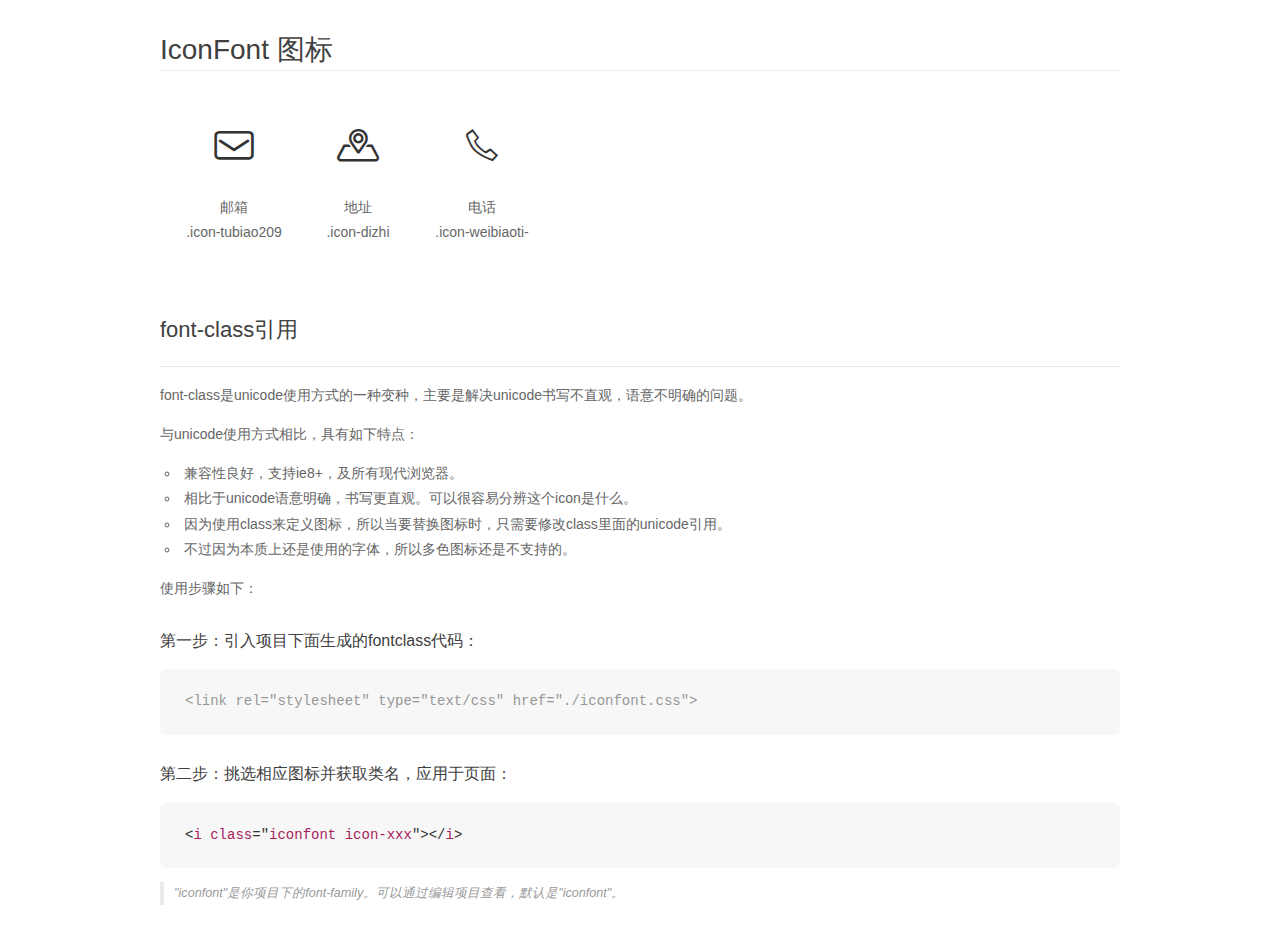
<file: font/demo_fontclass.html>
<!DOCTYPE html>
<html>
<head>
    <meta charset="utf-8"/>
    <title>IconFont</title>
    <link rel="stylesheet" href="demo.css">
    <link rel="stylesheet" href="iconfont.css">
</head>
<body>
    <div class="main markdown">
        <h1>IconFont 图标</h1>
        <ul class="icon_lists clear">
            
                <li>
                <i class="icon iconfont icon-tubiao209"></i>
                    <div class="name">邮箱</div>
                    <div class="fontclass">.icon-tubiao209</div>
                </li>
            
                <li>
                <i class="icon iconfont icon-dizhi"></i>
                    <div class="name">地址</div>
                    <div class="fontclass">.icon-dizhi</div>
                </li>
            
                <li>
                <i class="icon iconfont icon-weibiaoti-"></i>
                    <div class="name">电话</div>
                    <div class="fontclass">.icon-weibiaoti-</div>
                </li>
            
        </ul>

        <h2 id="font-class-">font-class引用</h2>
        <hr>

        <p>font-class是unicode使用方式的一种变种，主要是解决unicode书写不直观，语意不明确的问题。</p>
        <p>与unicode使用方式相比，具有如下特点：</p>
        <ul>
        <li>兼容性良好，支持ie8+，及所有现代浏览器。</li>
        <li>相比于unicode语意明确，书写更直观。可以很容易分辨这个icon是什么。</li>
        <li>因为使用class来定义图标，所以当要替换图标时，只需要修改class里面的unicode引用。</li>
        <li>不过因为本质上还是使用的字体，所以多色图标还是不支持的。</li>
        </ul>
        <p>使用步骤如下：</p>
        <h3 id="-fontclass-">第一步：引入项目下面生成的fontclass代码：</h3>


        <pre><code class="lang-js hljs javascript"><span class="hljs-comment">&lt;link rel="stylesheet" type="text/css" href="./iconfont.css"&gt;</span></code></pre>
        <h3 id="-">第二步：挑选相应图标并获取类名，应用于页面：</h3>
        <pre><code class="lang-css hljs">&lt;<span class="hljs-selector-tag">i</span> <span class="hljs-selector-tag">class</span>="<span class="hljs-selector-tag">iconfont</span> <span class="hljs-selector-tag">icon-xxx</span>"&gt;&lt;/<span class="hljs-selector-tag">i</span>&gt;</code></pre>
        <blockquote>
        <p>"iconfont"是你项目下的font-family。可以通过编辑项目查看，默认是"iconfont"。</p>
        </blockquote>
    </div>
</body>
</html>
</file>
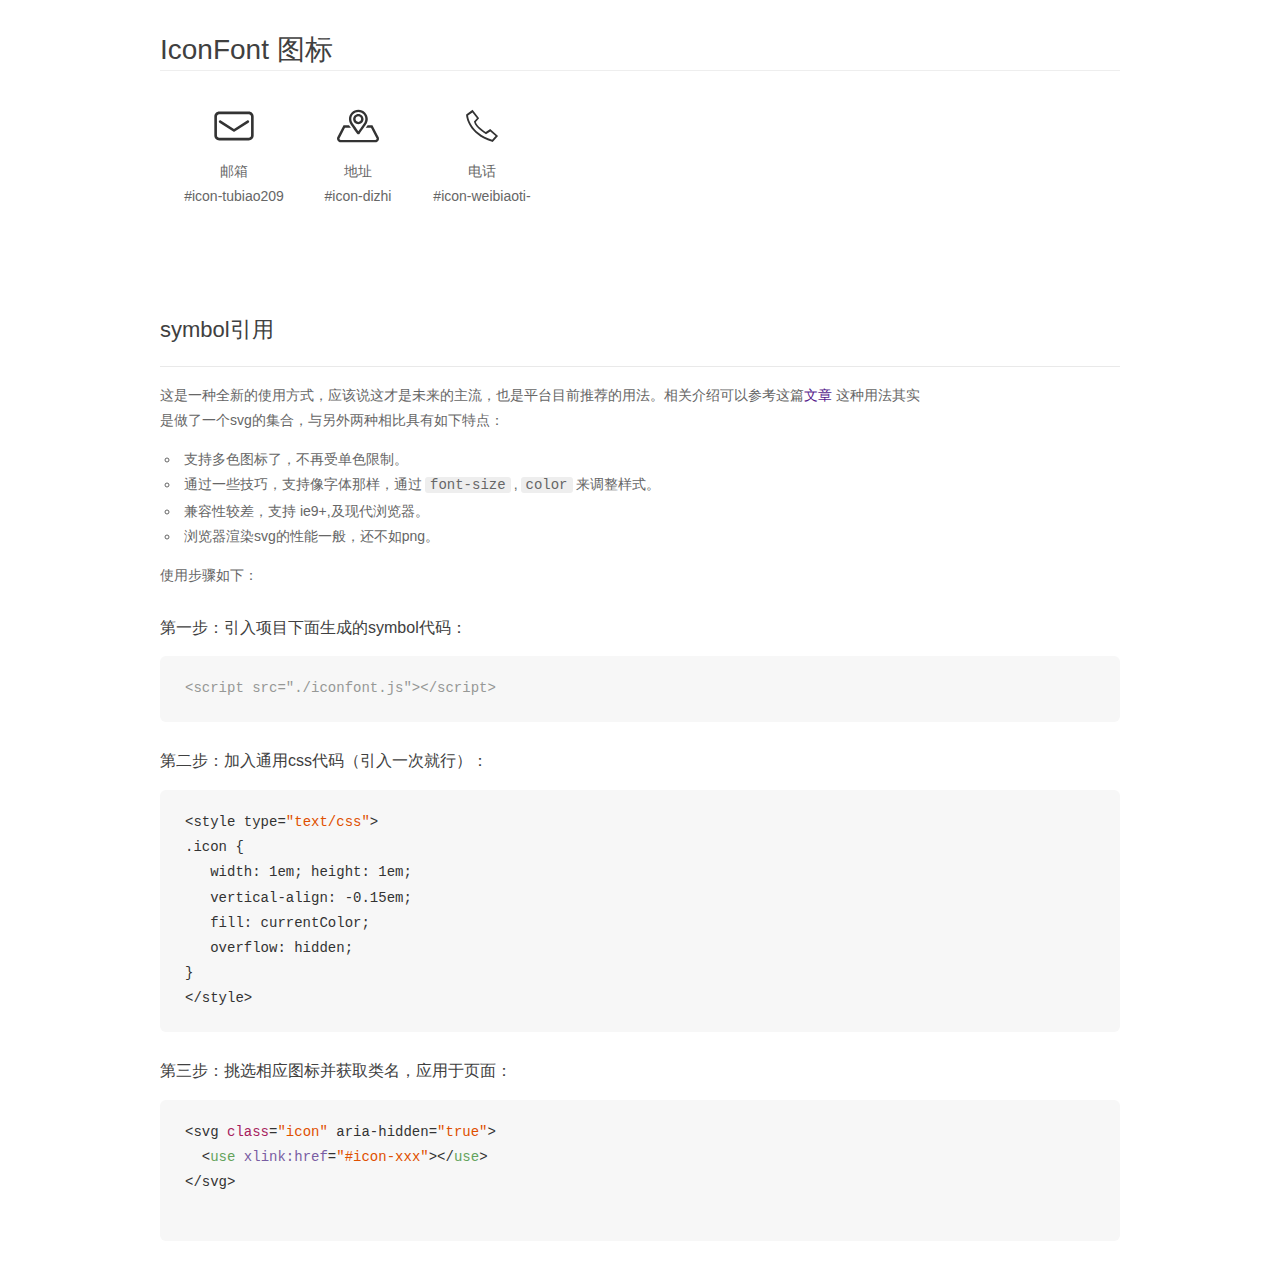
<file: font/demo_symbol.html>
<!DOCTYPE html>
<html>
<head>
    <meta charset="utf-8"/>
    <title>IconFont</title>
    <link rel="stylesheet" href="demo.css">
    <script src="iconfont.js"></script>

    <style type="text/css">
        .icon {
          /* 通过设置 font-size 来改变图标大小 */
          width: 1em; height: 1em;
          /* 图标和文字相邻时，垂直对齐 */
          vertical-align: -0.15em;
          /* 通过设置 color 来改变 SVG 的颜色/fill */
          fill: currentColor;
          /* path 和 stroke 溢出 viewBox 部分在 IE 下会显示
             normalize.css 中也包含这行 */
          overflow: hidden;
        }

    </style>
</head>
<body>
    <div class="main markdown">
        <h1>IconFont 图标</h1>
        <ul class="icon_lists clear">
            
                <li>
                    <svg class="icon" aria-hidden="true">
                        <use xlink:href="#icon-tubiao209"></use>
                    </svg>
                    <div class="name">邮箱</div>
                    <div class="fontclass">#icon-tubiao209</div>
                </li>
            
                <li>
                    <svg class="icon" aria-hidden="true">
                        <use xlink:href="#icon-dizhi"></use>
                    </svg>
                    <div class="name">地址</div>
                    <div class="fontclass">#icon-dizhi</div>
                </li>
            
                <li>
                    <svg class="icon" aria-hidden="true">
                        <use xlink:href="#icon-weibiaoti-"></use>
                    </svg>
                    <div class="name">电话</div>
                    <div class="fontclass">#icon-weibiaoti-</div>
                </li>
            
        </ul>


        <h2 id="symbol-">symbol引用</h2>
        <hr>

        <p>这是一种全新的使用方式，应该说这才是未来的主流，也是平台目前推荐的用法。相关介绍可以参考这篇<a href="">文章</a>
        这种用法其实是做了一个svg的集合，与另外两种相比具有如下特点：</p>
        <ul>
          <li>支持多色图标了，不再受单色限制。</li>
          <li>通过一些技巧，支持像字体那样，通过<code>font-size</code>,<code>color</code>来调整样式。</li>
          <li>兼容性较差，支持 ie9+,及现代浏览器。</li>
          <li>浏览器渲染svg的性能一般，还不如png。</li>
        </ul>
        <p>使用步骤如下：</p>
        <h3 id="-symbol-">第一步：引入项目下面生成的symbol代码：</h3>
        <pre><code class="lang-js hljs javascript"><span class="hljs-comment">&lt;script src="./iconfont.js"&gt;&lt;/script&gt;</span></code></pre>
        <h3 id="-css-">第二步：加入通用css代码（引入一次就行）：</h3>
        <pre><code class="lang-js hljs javascript">&lt;style type=<span class="hljs-string">"text/css"</span>&gt;
.icon {
   width: <span class="hljs-number">1</span>em; height: <span class="hljs-number">1</span>em;
   vertical-align: <span class="hljs-number">-0.15</span>em;
   fill: currentColor;
   overflow: hidden;
}
&lt;<span class="hljs-regexp">/style&gt;</span></code></pre>
        <h3 id="-">第三步：挑选相应图标并获取类名，应用于页面：</h3>
        <pre><code class="lang-js hljs javascript">&lt;svg <span class="hljs-class"><span class="hljs-keyword">class</span></span>=<span class="hljs-string">"icon"</span> aria-hidden=<span class="hljs-string">"true"</span>&gt;<span class="xml"><span class="hljs-tag">
  &lt;<span class="hljs-name">use</span> <span class="hljs-attr">xlink:href</span>=<span class="hljs-string">"#icon-xxx"</span>&gt;</span><span class="hljs-tag">&lt;/<span class="hljs-name">use</span>&gt;</span>
</span>&lt;<span class="hljs-regexp">/svg&gt;
        </span></code></pre>
    </div>
</body>
</html>
</file>
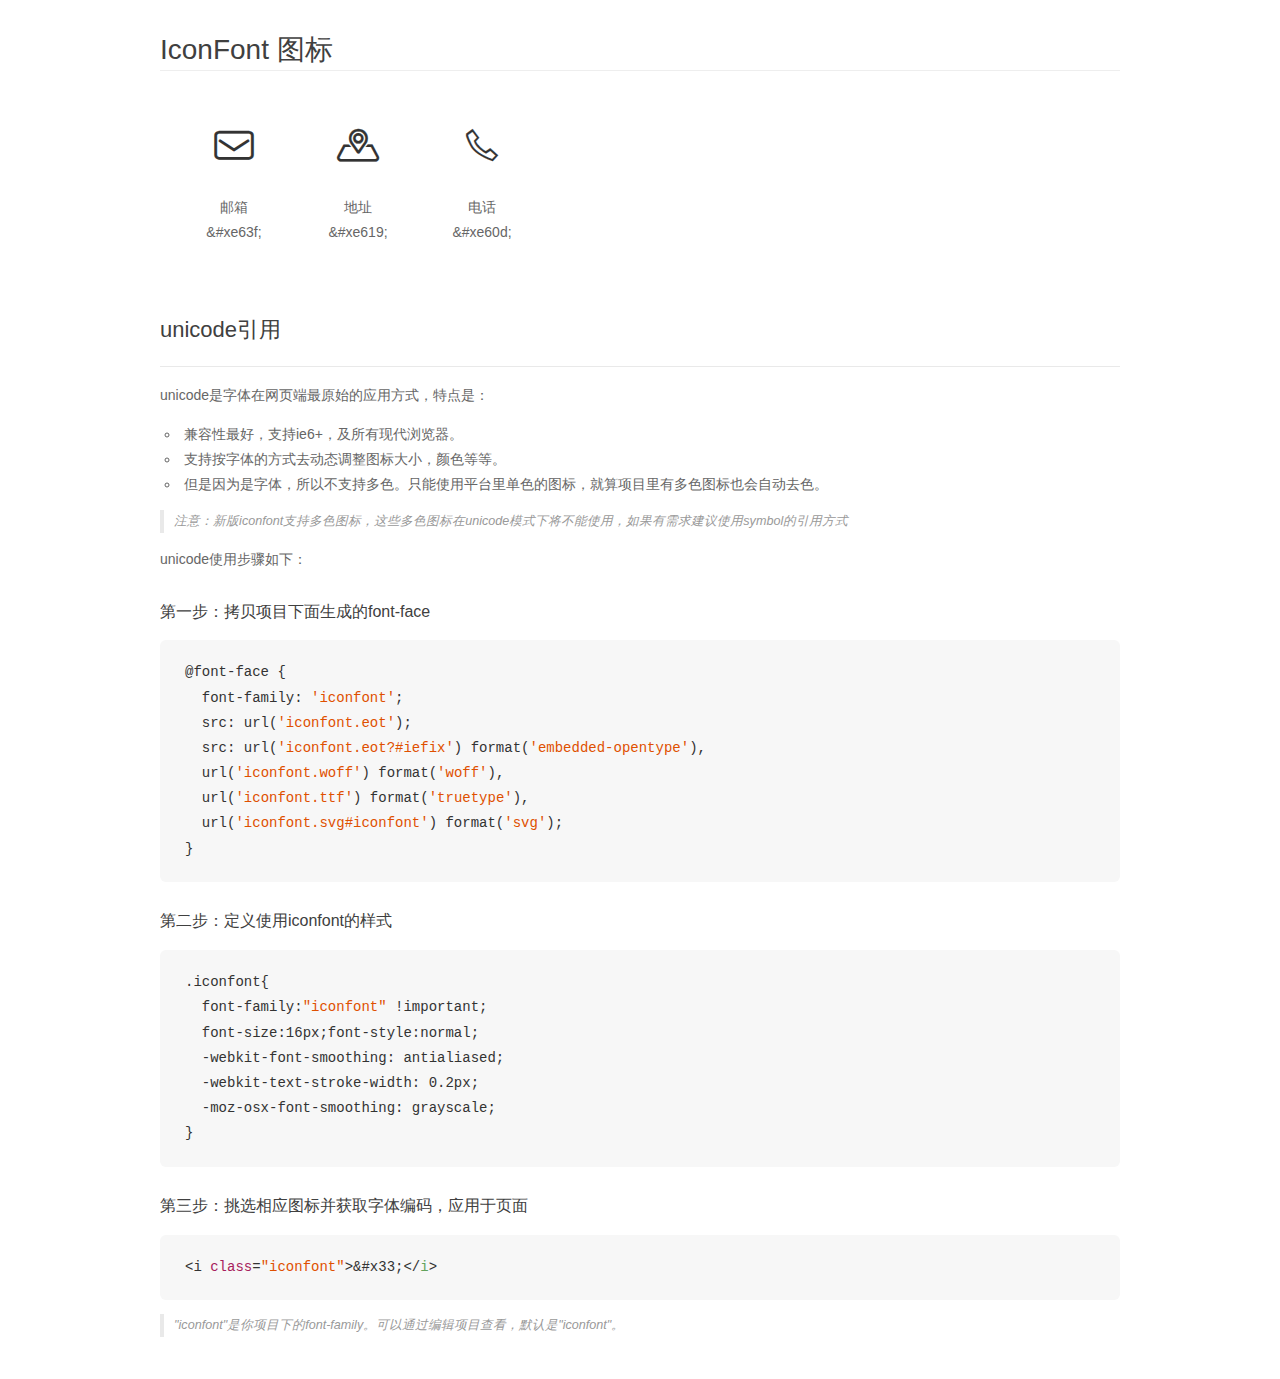
<file: font/demo_unicode.html>
<!DOCTYPE html>
<html>
<head>
    <meta charset="utf-8"/>
    <title>IconFont</title>
    <link rel="stylesheet" href="demo.css">

    <style type="text/css">

        @font-face {font-family: "iconfont";
          src: url('iconfont.eot'); /* IE9*/
          src: url('iconfont.eot#iefix') format('embedded-opentype'), /* IE6-IE8 */
          url('iconfont.woff') format('woff'), /* chrome, firefox */
          url('iconfont.ttf') format('truetype'), /* chrome, firefox, opera, Safari, Android, iOS 4.2+*/
          url('iconfont.svg#iconfont') format('svg'); /* iOS 4.1- */
        }

        .iconfont {
          font-family:"iconfont" !important;
          font-size:16px;
          font-style:normal;
          -webkit-font-smoothing: antialiased;
          -webkit-text-stroke-width: 0.2px;
          -moz-osx-font-smoothing: grayscale;
        }

    </style>
</head>
<body>
    <div class="main markdown">
        <h1>IconFont 图标</h1>
        <ul class="icon_lists clear">
            
                <li>
                <i class="icon iconfont">&#xe63f;</i>
                    <div class="name">邮箱</div>
                    <div class="code">&amp;#xe63f;</div>
                </li>
            
                <li>
                <i class="icon iconfont">&#xe619;</i>
                    <div class="name">地址</div>
                    <div class="code">&amp;#xe619;</div>
                </li>
            
                <li>
                <i class="icon iconfont">&#xe60d;</i>
                    <div class="name">电话</div>
                    <div class="code">&amp;#xe60d;</div>
                </li>
            
        </ul>
        <h2 id="unicode-">unicode引用</h2>
        <hr>

        <p>unicode是字体在网页端最原始的应用方式，特点是：</p>
        <ul>
        <li>兼容性最好，支持ie6+，及所有现代浏览器。</li>
        <li>支持按字体的方式去动态调整图标大小，颜色等等。</li>
        <li>但是因为是字体，所以不支持多色。只能使用平台里单色的图标，就算项目里有多色图标也会自动去色。</li>
        </ul>
        <blockquote>
        <p>注意：新版iconfont支持多色图标，这些多色图标在unicode模式下将不能使用，如果有需求建议使用symbol的引用方式</p>
        </blockquote>
        <p>unicode使用步骤如下：</p>
        <h3 id="-font-face">第一步：拷贝项目下面生成的font-face</h3>
        <pre><code class="lang-js hljs javascript">@font-face {
  font-family: <span class="hljs-string">'iconfont'</span>;
  src: url(<span class="hljs-string">'iconfont.eot'</span>);
  src: url(<span class="hljs-string">'iconfont.eot?#iefix'</span>) format(<span class="hljs-string">'embedded-opentype'</span>),
  url(<span class="hljs-string">'iconfont.woff'</span>) format(<span class="hljs-string">'woff'</span>),
  url(<span class="hljs-string">'iconfont.ttf'</span>) format(<span class="hljs-string">'truetype'</span>),
  url(<span class="hljs-string">'iconfont.svg#iconfont'</span>) format(<span class="hljs-string">'svg'</span>);
}
</code></pre>
        <h3 id="-iconfont-">第二步：定义使用iconfont的样式</h3>
        <pre><code class="lang-js hljs javascript">.iconfont{
  font-family:<span class="hljs-string">"iconfont"</span> !important;
  font-size:<span class="hljs-number">16</span>px;font-style:normal;
  -webkit-font-smoothing: antialiased;
  -webkit-text-stroke-width: <span class="hljs-number">0.2</span>px;
  -moz-osx-font-smoothing: grayscale;
}
</code></pre>
        <h3 id="-">第三步：挑选相应图标并获取字体编码，应用于页面</h3>
        <pre><code class="lang-js hljs javascript">&lt;i <span class="hljs-class"><span class="hljs-keyword">class</span></span>=<span class="hljs-string">"iconfont"</span>&gt;&amp;#x33;<span class="xml"><span class="hljs-tag">&lt;/<span class="hljs-name">i</span>&gt;</span></span></code></pre>

        <blockquote>
        <p>"iconfont"是你项目下的font-family。可以通过编辑项目查看，默认是"iconfont"。</p>
        </blockquote>
    </div>


</body>
</html>
</file>
<file: font/iconfont.css>
@font-face {font-family: "iconfont";
  src: url('iconfont.eot?t=1523788543206'); /* IE9*/
  src: url('iconfont.eot?t=1523788543206#iefix') format('embedded-opentype'), /* IE6-IE8 */
  url('[data-uri]') format('woff'),
  url('iconfont.ttf?t=1523788543206') format('truetype'), /* chrome, firefox, opera, Safari, Android, iOS 4.2+*/
  url('iconfont.svg?t=1523788543206#iconfont') format('svg'); /* iOS 4.1- */
}

.iconfont {
  font-family:"iconfont" !important;
  font-size:16px;
  font-style:normal;
  -webkit-font-smoothing: antialiased;
  -moz-osx-font-smoothing: grayscale;
}

.icon-tubiao209:before { content: "\e63f"; }

.icon-dizhi:before { content: "\e619"; }

.icon-weibiaoti-:before { content: "\e60d"; }
</file>
<file: font/demo.css>
*{margin: 0;padding: 0;list-style: none;}
/*
KISSY CSS Reset
理念：1. reset 的目的不是清除浏览器的默认样式，这仅是部分工作。清除和重置是紧密不可分的。
2. reset 的目的不是让默认样式在所有浏览器下一致，而是减少默认样式有可能带来的问题。
3. reset 期望提供一套普适通用的基础样式。但没有银弹，推荐根据具体需求，裁剪和修改后再使用。
特色：1. 适应中文；2. 基于最新主流浏览器。
维护：玉伯<lifesinger@gmail.com>, 正淳<ragecarrier@gmail.com>
 */

/** 清除内外边距 **/
body, h1, h2, h3, h4, h5, h6, hr, p, blockquote, /* structural elements 结构元素 */
dl, dt, dd, ul, ol, li, /* list elements 列表元素 */
pre, /* text formatting elements 文本格式元素 */
form, fieldset, legend, button, input, textarea, /* form elements 表单元素 */
th, td /* table elements 表格元素 */ {
  margin: 0;
  padding: 0;
}

/** 设置默认字体 **/
body,
button, input, select, textarea /* for ie */ {
  font: 12px/1.5 tahoma, arial, \5b8b\4f53, sans-serif;
}
h1, h2, h3, h4, h5, h6 { font-size: 100%; }
address, cite, dfn, em, var { font-style: normal; } /* 将斜体扶正 */
code, kbd, pre, samp { font-family: courier new, courier, monospace; } /* 统一等宽字体 */
small { font-size: 12px; } /* 小于 12px 的中文很难阅读，让 small 正常化 */

/** 重置列表元素 **/
ul, ol { list-style: none; }

/** 重置文本格式元素 **/
a { text-decoration: none; }
a:hover { text-decoration: underline; }


/** 重置表单元素 **/
legend { color: #000; } /* for ie6 */
fieldset, img { border: 0; } /* img 搭车：让链接里的 img 无边框 */
button, input, select, textarea { font-size: 100%; } /* 使得表单元素在 ie 下能继承字体大小 */
/* 注：optgroup 无法扶正 */

/** 重置表格元素 **/
table { border-collapse: collapse; border-spacing: 0; }

/* 清除浮动 */
.ks-clear:after, .clear:after {
  content: '\20';
  display: block;
  height: 0;
  clear: both;
}
.ks-clear, .clear {
  *zoom: 1;
}

.main {
  padding: 30px 100px;
width: 960px;
margin: 0 auto;
}
.main h1{font-size:36px; color:#333; text-align:left;margin-bottom:30px; border-bottom: 1px solid #eee;}

.helps{margin-top:40px;}
.helps pre{
  padding:20px;
  margin:10px 0;
  border:solid 1px #e7e1cd;
  background-color: #fffdef;
  overflow: auto;
}

.icon_lists{
  width: 100% !important;

}

.icon_lists li{
  float:left;
  width: 100px;
  height:180px;
  text-align: center;
  list-style: none !important;
}
.icon_lists .icon{
  font-size: 42px;
  line-height: 100px;
  margin: 10px 0;
  color:#333;
  -webkit-transition: font-size 0.25s ease-out 0s;
  -moz-transition: font-size 0.25s ease-out 0s;
  transition: font-size 0.25s ease-out 0s;

}
.icon_lists .icon:hover{
  font-size: 100px;
}



.markdown {
  color: #666;
  font-size: 14px;
  line-height: 1.8;
}

.highlight {
  line-height: 1.5;
}

.markdown img {
  vertical-align: middle;
  max-width: 100%;
}

.markdown h1 {
  color: #404040;
  font-weight: 500;
  line-height: 40px;
  margin-bottom: 24px;
}

.markdown h2,
.markdown h3,
.markdown h4,
.markdown h5,
.markdown h6 {
  color: #404040;
  margin: 1.6em 0 0.6em 0;
  font-weight: 500;
  clear: both;
}

.markdown h1 {
  font-size: 28px;
}

.markdown h2 {
  font-size: 22px;
}

.markdown h3 {
  font-size: 16px;
}

.markdown h4 {
  font-size: 14px;
}

.markdown h5 {
  font-size: 12px;
}

.markdown h6 {
  font-size: 12px;
}

.markdown hr {
  height: 1px;
  border: 0;
  background: #e9e9e9;
  margin: 16px 0;
  clear: both;
}

.markdown p,
.markdown pre {
  margin: 1em 0;
}

.markdown > p,
.markdown > blockquote,
.markdown > .highlight,
.markdown > ol,
.markdown > ul {
  width: 80%;
}

.markdown ul > li {
  list-style: circle;
}

.markdown > ul li,
.markdown blockquote ul > li {
  margin-left: 20px;
  padding-left: 4px;
}

.markdown > ul li p,
.markdown > ol li p {
  margin: 0.6em 0;
}

.markdown ol > li {
  list-style: decimal;
}

.markdown > ol li,
.markdown blockquote ol > li {
  margin-left: 20px;
  padding-left: 4px;
}

.markdown code {
  margin: 0 3px;
  padding: 0 5px;
  background: #eee;
  border-radius: 3px;
}

.markdown pre {
  border-radius: 6px;
  background: #f7f7f7;
  padding: 20px;
}

.markdown pre code {
  border: none;
  background: #f7f7f7;
  margin: 0;
}

.markdown strong,
.markdown b {
  font-weight: 600;
}

.markdown > table {
  border-collapse: collapse;
  border-spacing: 0px;
  empty-cells: show;
  border: 1px solid #e9e9e9;
  width: 95%;
  margin-bottom: 24px;
}

.markdown > table th {
  white-space: nowrap;
  color: #333;
  font-weight: 600;

}

.markdown > table th,
.markdown > table td {
  border: 1px solid #e9e9e9;
  padding: 8px 16px;
  text-align: left;
}

.markdown > table th {
  background: #F7F7F7;
}

.markdown blockquote {
  font-size: 90%;
  color: #999;
  border-left: 4px solid #e9e9e9;
  padding-left: 0.8em;
  margin: 1em 0;
  font-style: italic;
}

.markdown blockquote p {
  margin: 0;
}

.markdown .anchor {
  opacity: 0;
  transition: opacity 0.3s ease;
  margin-left: 8px;
}

.markdown .waiting {
  color: #ccc;
}

.markdown h1:hover .anchor,
.markdown h2:hover .anchor,
.markdown h3:hover .anchor,
.markdown h4:hover .anchor,
.markdown h5:hover .anchor,
.markdown h6:hover .anchor {
  opacity: 1;
  display: inline-block;
}

.markdown > br,
.markdown > p > br {
  clear: both;
}


.hljs {
  display: block;
  background: white;
  padding: 0.5em;
  color: #333333;
  overflow-x: auto;
}

.hljs-comment,
.hljs-meta {
  color: #969896;
}

.hljs-string,
.hljs-variable,
.hljs-template-variable,
.hljs-strong,
.hljs-emphasis,
.hljs-quote {
  color: #df5000;
}

.hljs-keyword,
.hljs-selector-tag,
.hljs-type {
  color: #a71d5d;
}

.hljs-literal,
.hljs-symbol,
.hljs-bullet,
.hljs-attribute {
  color: #0086b3;
}

.hljs-section,
.hljs-name {
  color: #63a35c;
}

.hljs-tag {
  color: #333333;
}

.hljs-title,
.hljs-attr,
.hljs-selector-id,
.hljs-selector-class,
.hljs-selector-attr,
.hljs-selector-pseudo {
  color: #795da3;
}

.hljs-addition {
  color: #55a532;
  background-color: #eaffea;
}

.hljs-deletion {
  color: #bd2c00;
  background-color: #ffecec;
}

.hljs-link {
  text-decoration: underline;
}

pre{
  background: #fff;
}
</file>
